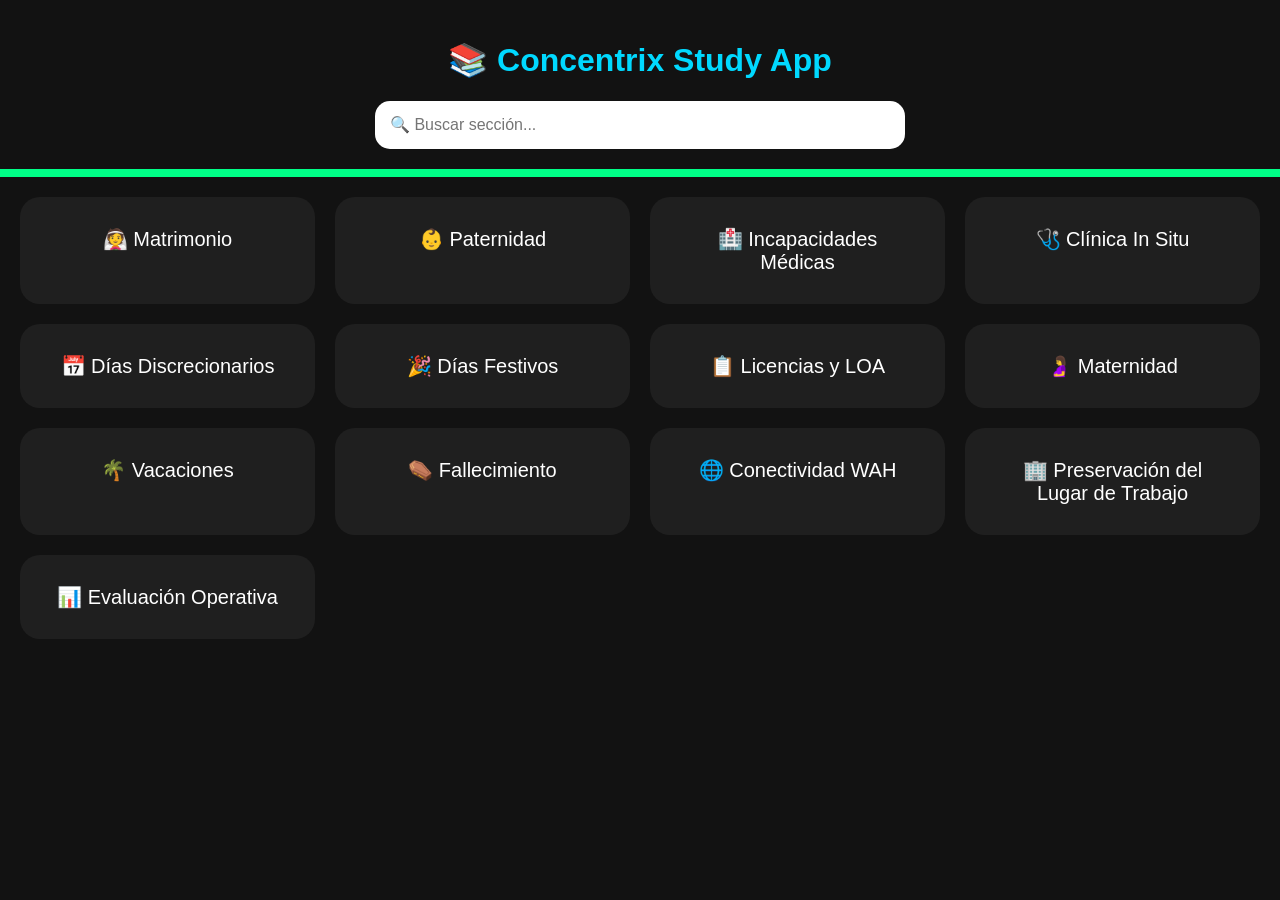
<file: index.html>
<!DOCTYPE html>
<html lang="es">
<head>
<meta charset="UTF-8">
<meta name="viewport" content="width=device-width, initial-scale=1.0">

<title>Concentrix Study App</title>

<link rel="stylesheet" href="style.css">

</head>
<body>

<header>

<h1>📚 Concentrix Study App</h1>

<input
type="text"
id="searchInput"
placeholder="🔍 Buscar sección..."
onkeyup="searchCards()">

</header>

<div class="progress-container">
<div class="progress-bar"></div>
</div>

<div class="container">

<a class="card" href="matrimonio.html">
👰 Matrimonio
</a>

<a class="card" href="paternidad.html">
👶 Paternidad
</a>

<a class="card" href="incapacidades.html">
🏥 Incapacidades Médicas
</a>

<a class="card" href="clinica.html">
🩺 Clínica In Situ
</a>

<a class="card" href="dias-discrecionarios.html">
📅 Días Discrecionarios
</a>

<a class="card" href="festivos.html">
🎉 Días Festivos
</a>

<a class="card" href="licencias-loa.html">
📋 Licencias y LOA
</a>

<a class="card" href="maternidad.html">
🤰 Maternidad
</a>

<a class="card" href="vacaciones.html">
🌴 Vacaciones
</a>

<a class="card" href="fallecimiento.html">
⚰️ Fallecimiento
</a>

<a class="card" href="conectividad-wah.html">
🌐 Conectividad WAH
</a>

<a class="card" href="preservacion.html">
🏢 Preservación del Lugar de Trabajo
</a>

<a class="card" href="evaluacion-operativa.html">
📊 Evaluación Operativa
</a>

</div>

<script src="script.js"></script>

</body>
</html>
</file>
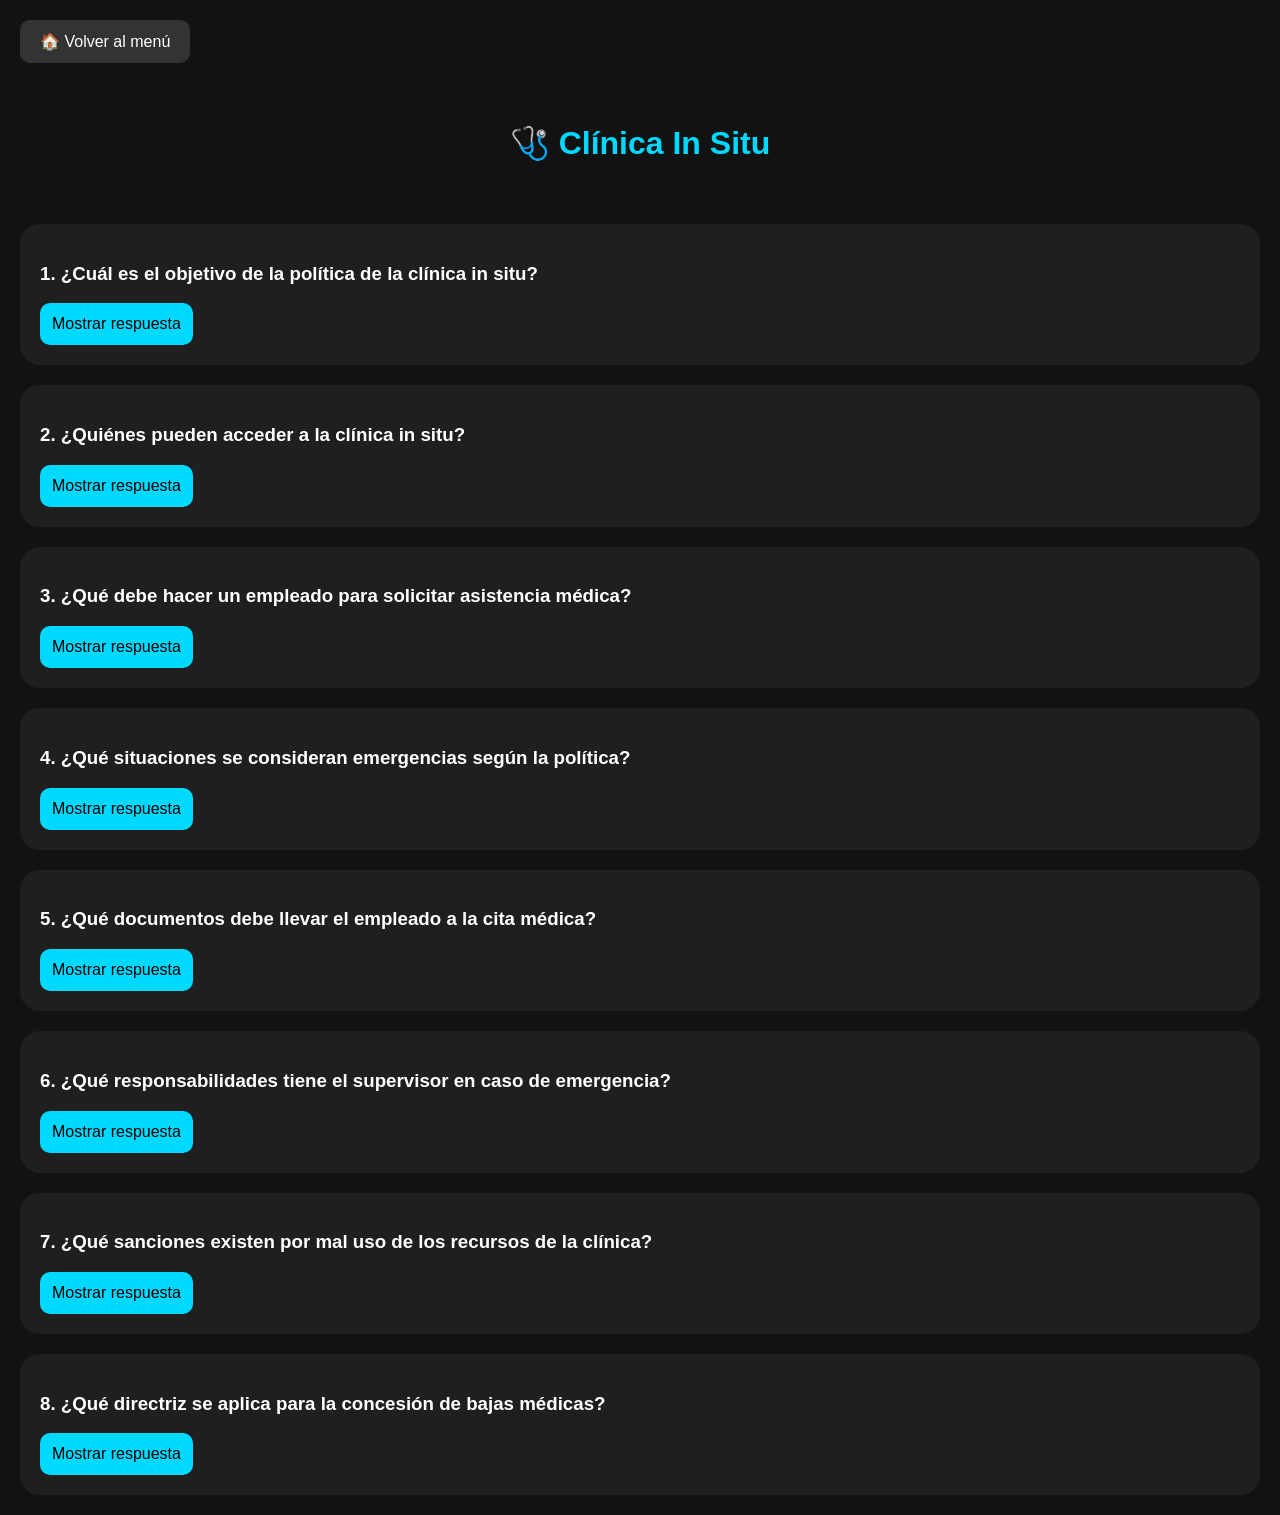
<file: clinica.html>
<!DOCTYPE html>
<html lang="es">
<head>
<meta charset="UTF-8">
<meta name="viewport" content="width=device-width, initial-scale=1.0">
<title>Clínica In Situ</title>

<link rel="stylesheet" href="style.css">

<style>
.question{
background:#1f1f1f;
padding:20px;
margin:20px;
border-radius:20px;
}

button{
background:#00d9ff;
color:black;
border:none;
padding:12px;
border-radius:10px;
cursor:pointer;
font-size:16px;
}

.answer{
display:none;
margin-top:15px;
color:#00ff88;
font-weight:bold;
}

.back{
display:inline-block;
margin:20px;
text-decoration:none;
color:white;
background:#333;
padding:12px 20px;
border-radius:10px;
}

h1{
text-align:center;
}
</style>

</head>
<body>

<a class="back" href="index.html">🏠 Volver al menú</a>

<header>
<h1>🩺 Clínica In Situ</h1>
</header>

<div class="question">
<h3>1. ¿Cuál es el objetivo de la política de la clínica in situ?</h3>
<button onclick="toggleAnswer('a1')">Mostrar respuesta</button>
<div class="answer" id="a1">
✅ a) Proporcionar atención médica a empleados
</div>
</div>

<div class="question">
<h3>2. ¿Quiénes pueden acceder a la clínica in situ?</h3>
<button onclick="toggleAnswer('a2')">Mostrar respuesta</button>
<div class="answer" id="a2">
✅ a) Todos los empleados de Concentrix Global Services
</div>
</div>

<div class="question">
<h3>3. ¿Qué debe hacer un empleado para solicitar asistencia médica?</h3>
<button onclick="toggleAnswer('a3')">Mostrar respuesta</button>
<div class="answer" id="a3">
✅ a) Informar al supervisor y solicitar cita
</div>
</div>

<div class="question">
<h3>4. ¿Qué situaciones se consideran emergencias según la política?</h3>
<button onclick="toggleAnswer('a4')">Mostrar respuesta</button>
<div class="answer" id="a4">
✅ a) Fiebre alta, convulsiones, cortes con sangrado abundante
</div>
</div>

<div class="question">
<h3>5. ¿Qué documentos debe llevar el empleado a la cita médica?</h3>
<button onclick="toggleAnswer('a5')">Mostrar respuesta</button>
<div class="answer" id="a5">
✅ a) DUI válido y copia
</div>
</div>

<div class="question">
<h3>6. ¿Qué responsabilidades tiene el supervisor en caso de emergencia?</h3>
<button onclick="toggleAnswer('a6')">Mostrar respuesta</button>
<div class="answer" id="a6">
✅ a) Contactar clínica y seguridad
</div>
</div>

<div class="question">
<h3>7. ¿Qué sanciones existen por mal uso de los recursos de la clínica?</h3>
<button onclick="toggleAnswer('a7')">Mostrar respuesta</button>
<div class="answer" id="a7">
✅ a) Sanciones disciplinarias hasta despido
</div>
</div>

<div class="question">
<h3>8. ¿Qué directriz se aplica para la concesión de bajas médicas?</h3>
<button onclick="toggleAnswer('a8')">Mostrar respuesta</button>
<div class="answer" id="a8">
✅ a) Directriz ISSS
</div>
</div>

<script>
function toggleAnswer(id){

let answer=document.getElementById(id);

if(answer.style.display==="block"){
answer.style.display="none";
}
else{
answer.style.display="block";
}

}
</script>

</body>
</html>
</file>
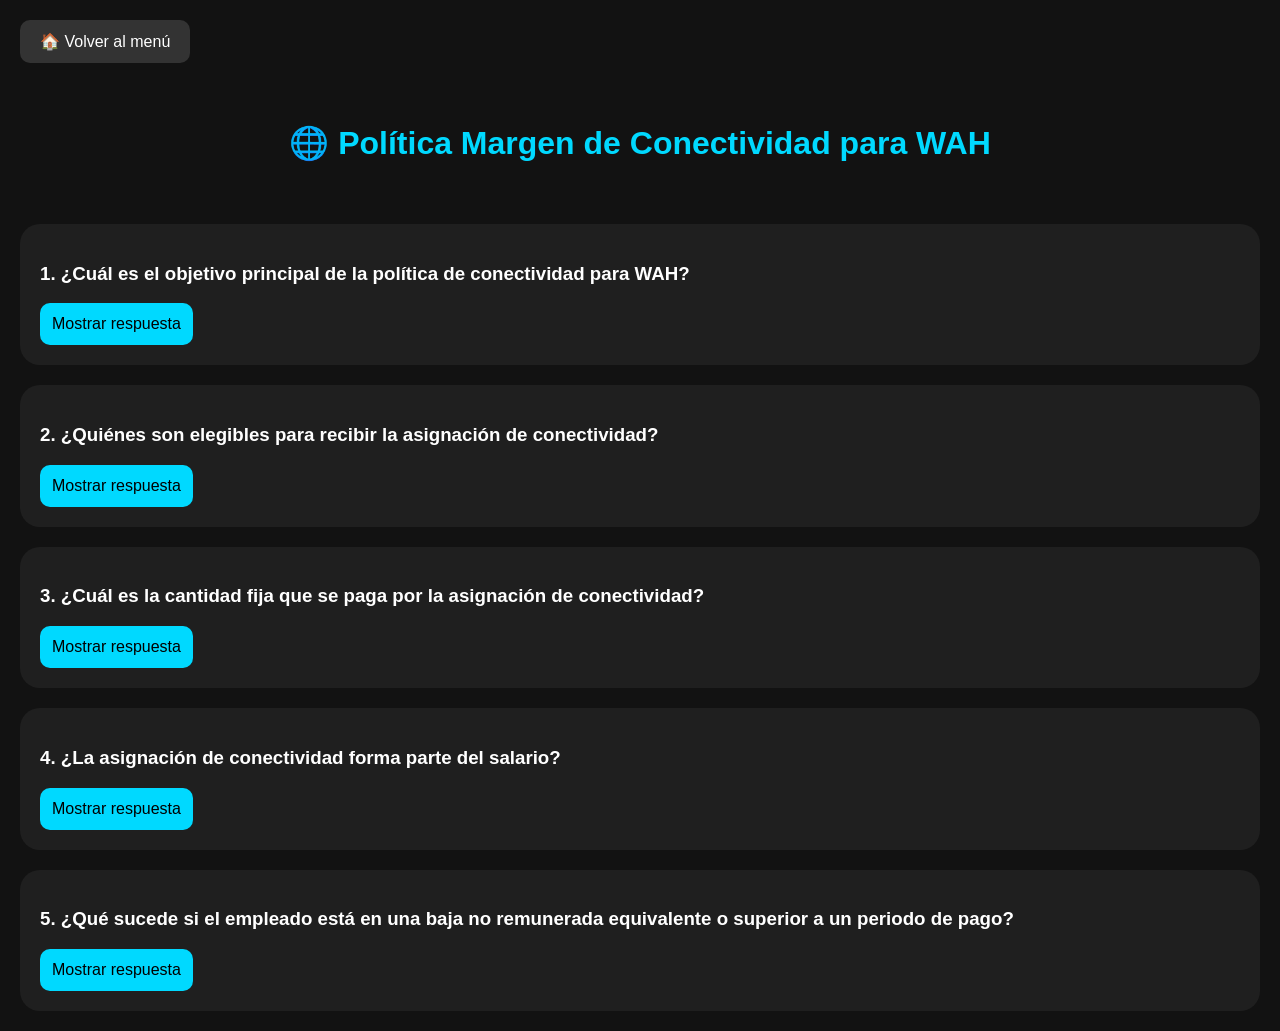
<file: conectividad-wah.html>
<!DOCTYPE html>
<html lang="es">
<head>
<meta charset="UTF-8">
<meta name="viewport" content="width=device-width, initial-scale=1.0">
<title>Conectividad WAH</title>

<link rel="stylesheet" href="style.css">

<style>

.question{
background:#1f1f1f;
padding:20px;
margin:20px;
border-radius:20px;
}

button{
background:#00d9ff;
color:black;
border:none;
padding:12px;
border-radius:10px;
cursor:pointer;
font-size:16px;
}

.answer{
display:none;
margin-top:15px;
color:#00ff88;
font-weight:bold;
}

.back{
display:inline-block;
margin:20px;
text-decoration:none;
color:white;
background:#333;
padding:12px 20px;
border-radius:10px;
}

h1{
text-align:center;
}

</style>

</head>
<body>

<a class="back" href="index.html">
🏠 Volver al menú
</a>

<header>
<h1>🌐 Política Margen de Conectividad para WAH</h1>
</header>

<div class="question">
<h3>1. ¿Cuál es el objetivo principal de la política de conectividad para WAH?</h3>

<button onclick="toggleAnswer('a1')">
Mostrar respuesta
</button>

<div class="answer" id="a1">
✅ a) Cubrir el coste de la conectividad doméstica para personal que trabaja desde casa
</div>

</div>


<div class="question">
<h3>2. ¿Quiénes son elegibles para recibir la asignación de conectividad?</h3>

<button onclick="toggleAnswer('a2')">
Mostrar respuesta
</button>

<div class="answer" id="a2">
✅ b) Asesores, líderes de equipo, formadores y aprendices que trabajan desde casa por necesidades del negocio
</div>

</div>


<div class="question">
<h3>3. ¿Cuál es la cantidad fija que se paga por la asignación de conectividad?</h3>

<button onclick="toggleAnswer('a3')">
Mostrar respuesta
</button>

<div class="answer" id="a3">
✅ b) $28 USD
</div>

</div>


<div class="question">
<h3>4. ¿La asignación de conectividad forma parte del salario?</h3>

<button onclick="toggleAnswer('a4')">
Mostrar respuesta
</button>

<div class="answer" id="a4">
✅ b) No, es mera liberalidad
</div>

</div>


<div class="question">
<h3>5. ¿Qué sucede si el empleado está en una baja no remunerada equivalente o superior a un periodo de pago?</h3>

<button onclick="toggleAnswer('a5')">
Mostrar respuesta
</button>

<div class="answer" id="a5">
✅ b) No recibe el bono de conectividad
</div>

</div>


<script>

function toggleAnswer(id){

let answer=document.getElementById(id);

if(answer.style.display==="block"){
answer.style.display="none";
}
else{
answer.style.display="block";
}

}

</script>

</body>
</html>
</file>
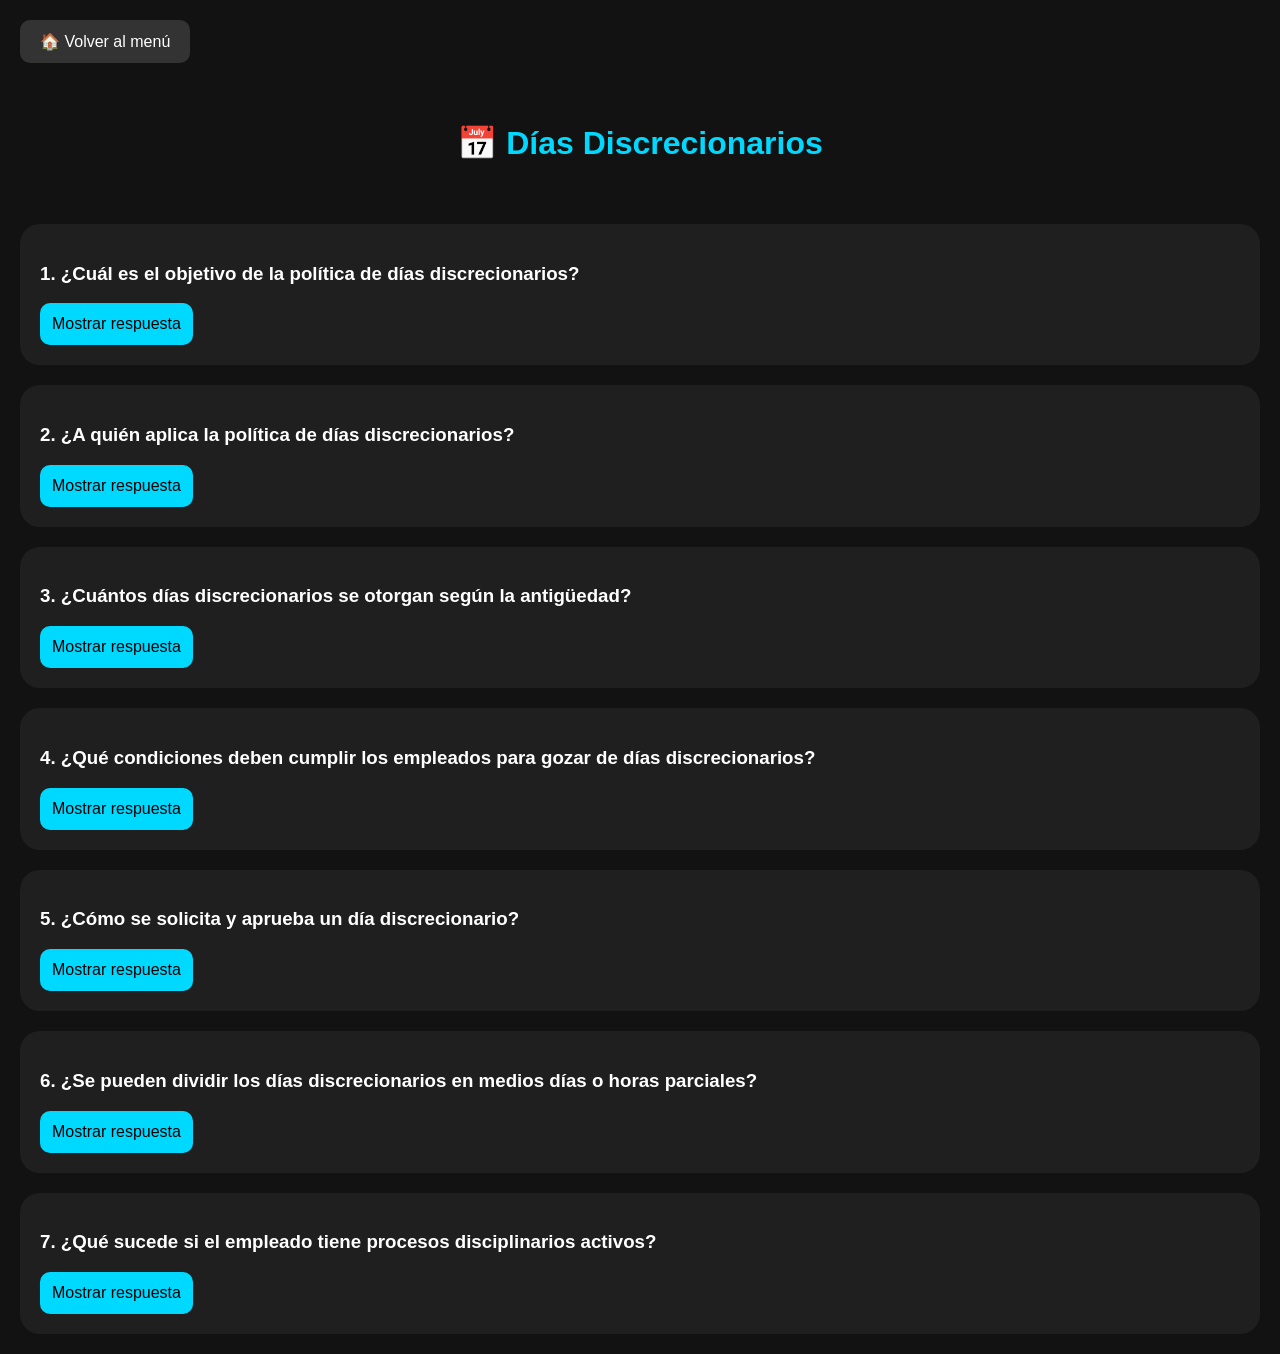
<file: dias-discrecionarios.html>
<!DOCTYPE html>
<html lang="es">
<head>
<meta charset="UTF-8">
<meta name="viewport" content="width=device-width, initial-scale=1.0">
<title>Días Discrecionarios</title>

<link rel="stylesheet" href="style.css">

<style>

.question{
background:#1f1f1f;
padding:20px;
margin:20px;
border-radius:20px;
}

button{
background:#00d9ff;
color:black;
border:none;
padding:12px;
border-radius:10px;
cursor:pointer;
font-size:16px;
}

.answer{
display:none;
margin-top:15px;
color:#00ff88;
font-weight:bold;
}

.back{
display:inline-block;
margin:20px;
text-decoration:none;
color:white;
background:#333;
padding:12px 20px;
border-radius:10px;
}

h1{
text-align:center;
}

</style>

</head>
<body>

<a class="back" href="index.html">
🏠 Volver al menú
</a>

<header>
<h1>📅 Días Discrecionarios</h1>
</header>

<div class="question">
<h3>1. ¿Cuál es el objetivo de la política de días discrecionarios?</h3>
<button onclick="toggleAnswer('a1')">Mostrar respuesta</button>
<div class="answer" id="a1">
✅ a) Definir el beneficio de días libres para tiempo personal
</div>
</div>

<div class="question">
<h3>2. ¿A quién aplica la política de días discrecionarios?</h3>
<button onclick="toggleAnswer('a2')">Mostrar respuesta</button>
<div class="answer" id="a2">
✅ a) Todos los empleados de Concentrix
</div>
</div>

<div class="question">
<h3>3. ¿Cuántos días discrecionarios se otorgan según la antigüedad?</h3>
<button onclick="toggleAnswer('a3')">Mostrar respuesta</button>
<div class="answer" id="a3">
✅ a) 1 a 5 días según años de servicio
</div>
</div>

<div class="question">
<h3>4. ¿Qué condiciones deben cumplir los empleados para gozar de días discrecionarios?</h3>
<button onclick="toggleAnswer('a4')">Mostrar respuesta</button>
<div class="answer" id="a4">
✅ a) Estar libres de procesos disciplinarios
</div>
</div>

<div class="question">
<h3>5. ¿Cómo se solicita y aprueba un día discrecionario?</h3>
<button onclick="toggleAnswer('a5')">Mostrar respuesta</button>
<div class="answer" id="a5">
✅ a) Confirmar con supervisor y Workforce al menos cinco días antes
</div>
</div>

<div class="question">
<h3>6. ¿Se pueden dividir los días discrecionarios en medios días o horas parciales?</h3>
<button onclick="toggleAnswer('a6')">Mostrar respuesta</button>
<div class="answer" id="a6">
✅ a) No
</div>
</div>

<div class="question">
<h3>7. ¿Qué sucede si el empleado tiene procesos disciplinarios activos?</h3>
<button onclick="toggleAnswer('a7')">Mostrar respuesta</button>
<div class="answer" id="a7">
✅ a) No puede gozar días discrecionarios
</div>
</div>

<script>

function toggleAnswer(id){

let answer=document.getElementById(id);

if(answer.style.display==="block"){
answer.style.display="none";
}
else{
answer.style.display="block";
}

}

</script>

</body>
</html>
</file>
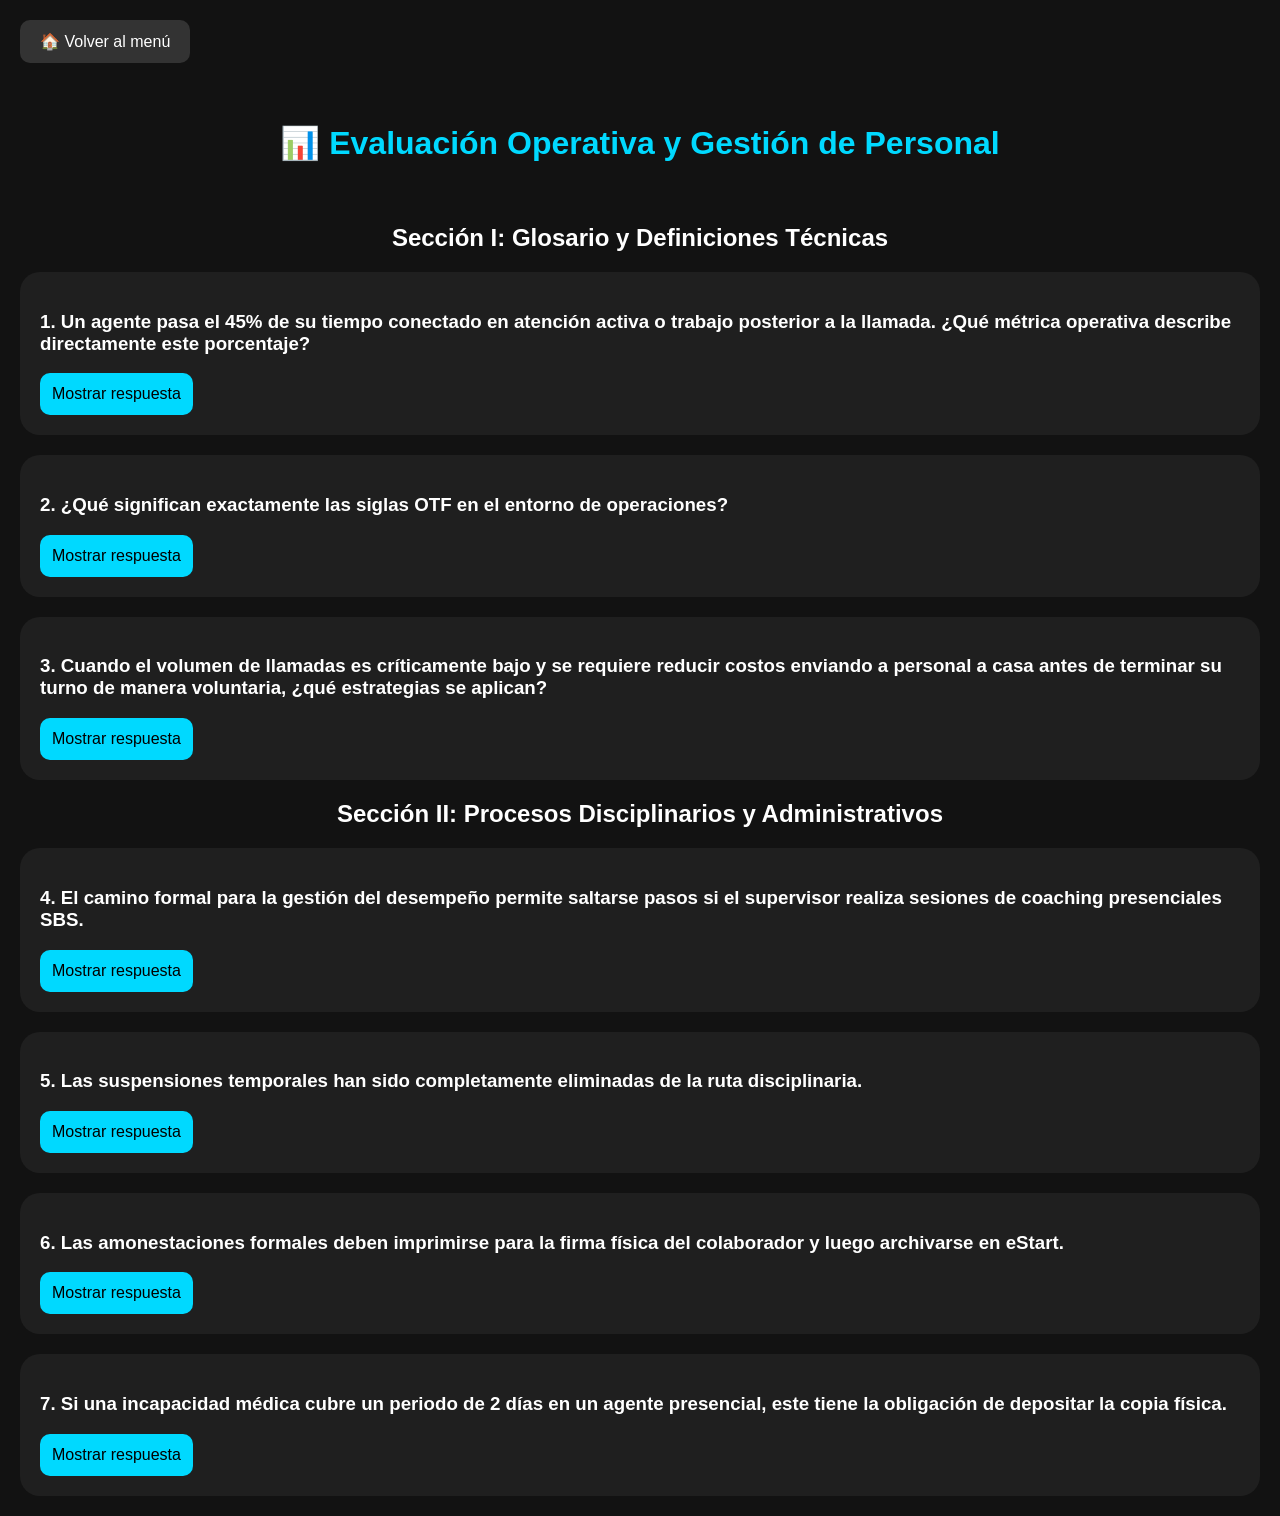
<file: evaluacion-operativa.html>
<!DOCTYPE html>
<html lang="es">
<head>
<meta charset="UTF-8">
<meta name="viewport" content="width=device-width, initial-scale=1.0">
<title>Evaluación Operativa y Gestión de Personal</title>

<link rel="stylesheet" href="style.css">

<style>

.question{
background:#1f1f1f;
padding:20px;
margin:20px;
border-radius:20px;
}

button{
background:#00d9ff;
color:black;
border:none;
padding:12px;
border-radius:10px;
cursor:pointer;
font-size:16px;
}

.answer{
display:none;
margin-top:15px;
color:#00ff88;
font-weight:bold;
}

.back{
display:inline-block;
margin:20px;
text-decoration:none;
color:white;
background:#333;
padding:12px 20px;
border-radius:10px;
}

h1,h2{
text-align:center;
}

</style>

</head>
<body>

<a class="back" href="index.html">
🏠 Volver al menú
</a>

<header>
<h1>📊 Evaluación Operativa y Gestión de Personal</h1>
</header>

<h2>Sección I: Glosario y Definiciones Técnicas</h2>

<div class="question">

<h3>
1. Un agente pasa el 45% de su tiempo conectado en atención activa o trabajo posterior a la llamada. ¿Qué métrica operativa describe directamente este porcentaje?
</h3>

<button onclick="toggleAnswer('a1')">
Mostrar respuesta
</button>

<div class="answer" id="a1">
✅ b) Occupancy (OCC)
</div>

</div>

<div class="question">

<h3>
2. ¿Qué significan exactamente las siglas OTF en el entorno de operaciones?
</h3>

<button onclick="toggleAnswer('a2')">
Mostrar respuesta
</button>

<div class="answer" id="a2">
✅ c) Offer to Forecast
</div>

</div>

<div class="question">

<h3>
3. Cuando el volumen de llamadas es críticamente bajo y se requiere reducir costos enviando a personal a casa antes de terminar su turno de manera voluntaria, ¿qué estrategias se aplican?
</h3>

<button onclick="toggleAnswer('a3')">
Mostrar respuesta
</button>

<div class="answer" id="a3">
✅ d) Programas VGH o VTO
</div>

</div>


<h2>Sección II: Procesos Disciplinarios y Administrativos</h2>

<div class="question">

<h3>
4. El camino formal para la gestión del desempeño permite saltarse pasos si el supervisor realiza sesiones de coaching presenciales SBS.
</h3>

<button onclick="toggleAnswer('a4')">
Mostrar respuesta
</button>

<div class="answer" id="a4">
✅ b) Falso
</div>

</div>


<div class="question">

<h3>
5. Las suspensiones temporales han sido completamente eliminadas de la ruta disciplinaria.
</h3>

<button onclick="toggleAnswer('a5')">
Mostrar respuesta
</button>

<div class="answer" id="a5">
✅ b) Falso
</div>

</div>


<div class="question">

<h3>
6. Las amonestaciones formales deben imprimirse para la firma física del colaborador y luego archivarse en eStart.
</h3>

<button onclick="toggleAnswer('a6')">
Mostrar respuesta
</button>

<div class="answer" id="a6">
✅ b) Falso
</div>

</div>


<div class="question">

<h3>
7. Si una incapacidad médica cubre un periodo de 2 días en un agente presencial, este tiene la obligación de depositar la copia física.
</h3>

<button onclick="toggleAnswer('a7')">
Mostrar respuesta
</button>

<div class="answer" id="a7">
✅ b) Falso
</div>

</div>


<script>

function toggleAnswer(id){

let answer=document.getElementById(id);

if(answer.style.display==="block"){
answer.style.display="none";
}
else{
answer.style.display="block";
}

}

</script>

</body>
</html>
</file>
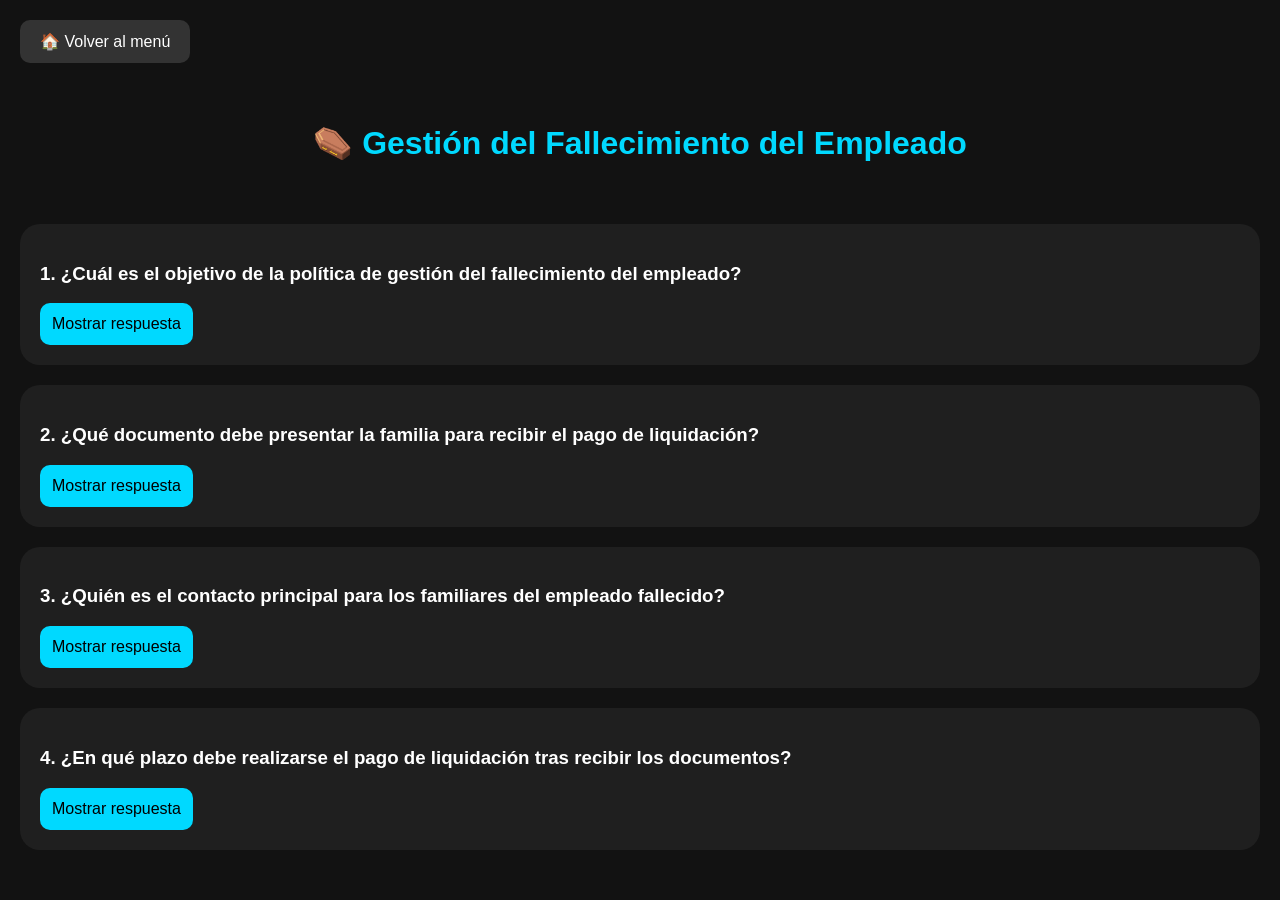
<file: fallecimiento.html>
<!DOCTYPE html>
<html lang="es">
<head>
<meta charset="UTF-8">
<meta name="viewport" content="width=device-width, initial-scale=1.0">
<title>Gestión del Fallecimiento del Empleado</title>

<link rel="stylesheet" href="style.css">

<style>

.question{
background:#1f1f1f;
padding:20px;
margin:20px;
border-radius:20px;
}

button{
background:#00d9ff;
color:black;
border:none;
padding:12px;
border-radius:10px;
cursor:pointer;
font-size:16px;
}

.answer{
display:none;
margin-top:15px;
color:#00ff88;
font-weight:bold;
}

.back{
display:inline-block;
margin:20px;
text-decoration:none;
color:white;
background:#333;
padding:12px 20px;
border-radius:10px;
}

h1{
text-align:center;
}

</style>

</head>
<body>

<a class="back" href="index.html">
🏠 Volver al menú
</a>

<header>
<h1>⚰️ Gestión del Fallecimiento del Empleado</h1>
</header>

<div class="question">
<h3>1. ¿Cuál es el objetivo de la política de gestión del fallecimiento del empleado?</h3>

<button onclick="toggleAnswer('a1')">
Mostrar respuesta
</button>

<div class="answer" id="a1">
✅ b) Definir requisitos y disposiciones en caso de fallecimiento de un empleado
</div>

</div>


<div class="question">
<h3>2. ¿Qué documento debe presentar la familia para recibir el pago de liquidación?</h3>

<button onclick="toggleAnswer('a2')">
Mostrar respuesta
</button>

<div class="answer" id="a2">
✅ b) Certificado de defunción
</div>

</div>


<div class="question">
<h3>3. ¿Quién es el contacto principal para los familiares del empleado fallecido?</h3>

<button onclick="toggleAnswer('a3')">
Mostrar respuesta
</button>

<div class="answer" id="a3">
✅ b) HRBP (Socio de Negocios de Talento Humano)
</div>

</div>


<div class="question">
<h3>4. ¿En qué plazo debe realizarse el pago de liquidación tras recibir los documentos?</h3>

<button onclick="toggleAnswer('a4')">
Mostrar respuesta
</button>

<div class="answer" id="a4">
✅ b) 15 días
</div>

</div>


<script>

function toggleAnswer(id){

let answer=document.getElementById(id);

if(answer.style.display==="block"){
answer.style.display="none";
}
else{
answer.style.display="block";
}

}

</script>

</body>
</html>
</file>
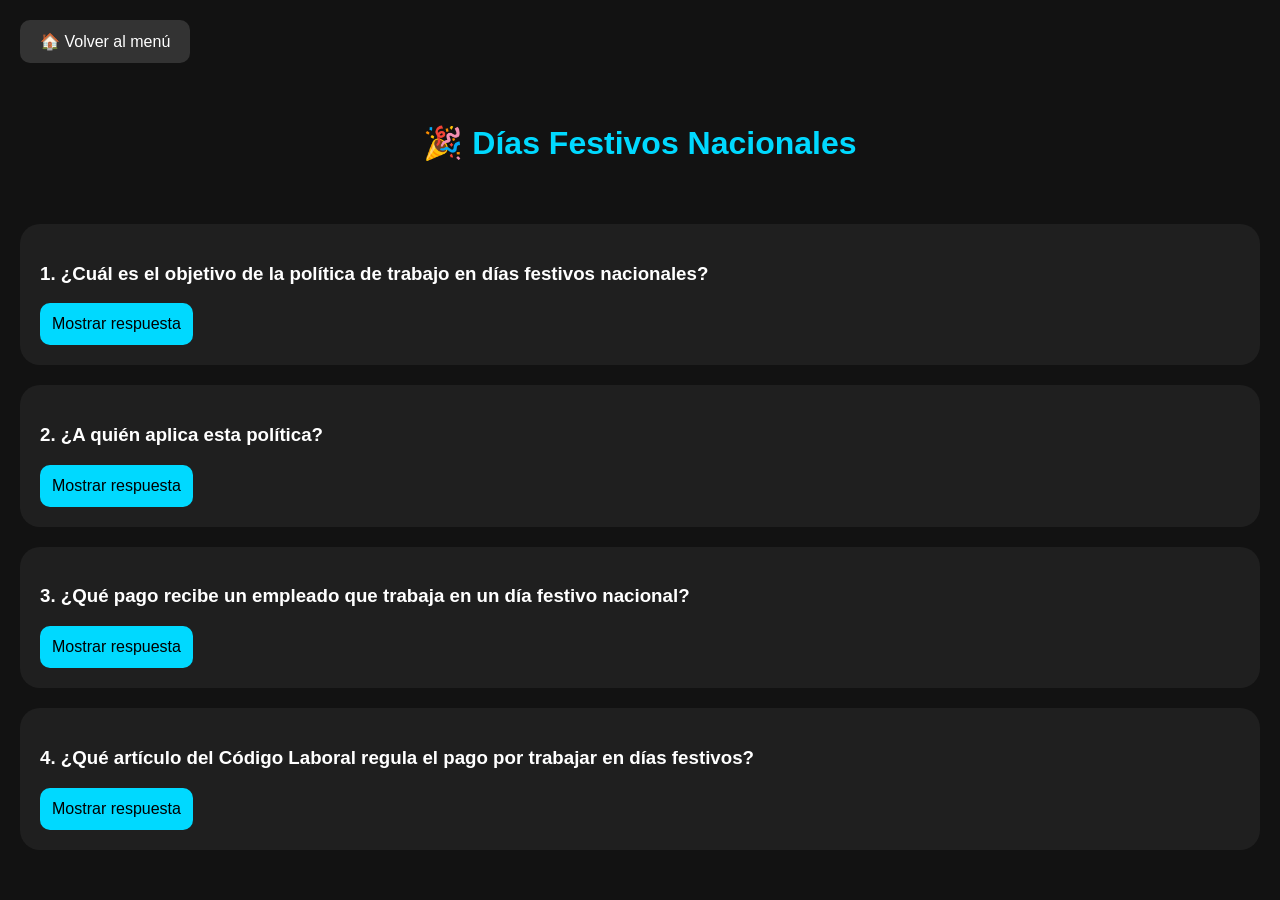
<file: festivos.html>
<!DOCTYPE html>
<html lang="es">
<head>
<meta charset="UTF-8">
<meta name="viewport" content="width=device-width, initial-scale=1.0">
<title>Días Festivos Nacionales</title>

<link rel="stylesheet" href="style.css">

<style>

.question{
background:#1f1f1f;
padding:20px;
margin:20px;
border-radius:20px;
}

button{
background:#00d9ff;
color:black;
border:none;
padding:12px;
border-radius:10px;
cursor:pointer;
font-size:16px;
}

.answer{
display:none;
margin-top:15px;
color:#00ff88;
font-weight:bold;
}

.back{
display:inline-block;
margin:20px;
text-decoration:none;
color:white;
background:#333;
padding:12px 20px;
border-radius:10px;
}

h1{
text-align:center;
}

</style>

</head>
<body>

<a class="back" href="index.html">
🏠 Volver al menú
</a>

<header>
<h1>🎉 Días Festivos Nacionales</h1>
</header>

<div class="question">
<h3>1. ¿Cuál es el objetivo de la política de trabajo en días festivos nacionales?</h3>
<button onclick="toggleAnswer('a1')">Mostrar respuesta</button>
<div class="answer" id="a1">
✅ a) Definir los pagos por trabajar en un día festivo nacional
</div>
</div>

<div class="question">
<h3>2. ¿A quién aplica esta política?</h3>
<button onclick="toggleAnswer('a2')">Mostrar respuesta</button>
<div class="answer" id="a2">
✅ b) Todos los empleados en El Salvador
</div>
</div>

<div class="question">
<h3>3. ¿Qué pago recibe un empleado que trabaja en un día festivo nacional?</h3>
<button onclick="toggleAnswer('a3')">Mostrar respuesta</button>
<div class="answer" id="a3">
✅ b) Salario base + 100% adicional
</div>
</div>

<div class="question">
<h3>4. ¿Qué artículo del Código Laboral regula el pago por trabajar en días festivos?</h3>
<button onclick="toggleAnswer('a4')">Mostrar respuesta</button>
<div class="answer" id="a4">
✅ b) Artículo 192
</div>
</div>

<script>

function toggleAnswer(id){

let answer=document.getElementById(id);

if(answer.style.display==="block"){
answer.style.display="none";
}
else{
answer.style.display="block";
}

}

</script>

</body>
</html>
</file>
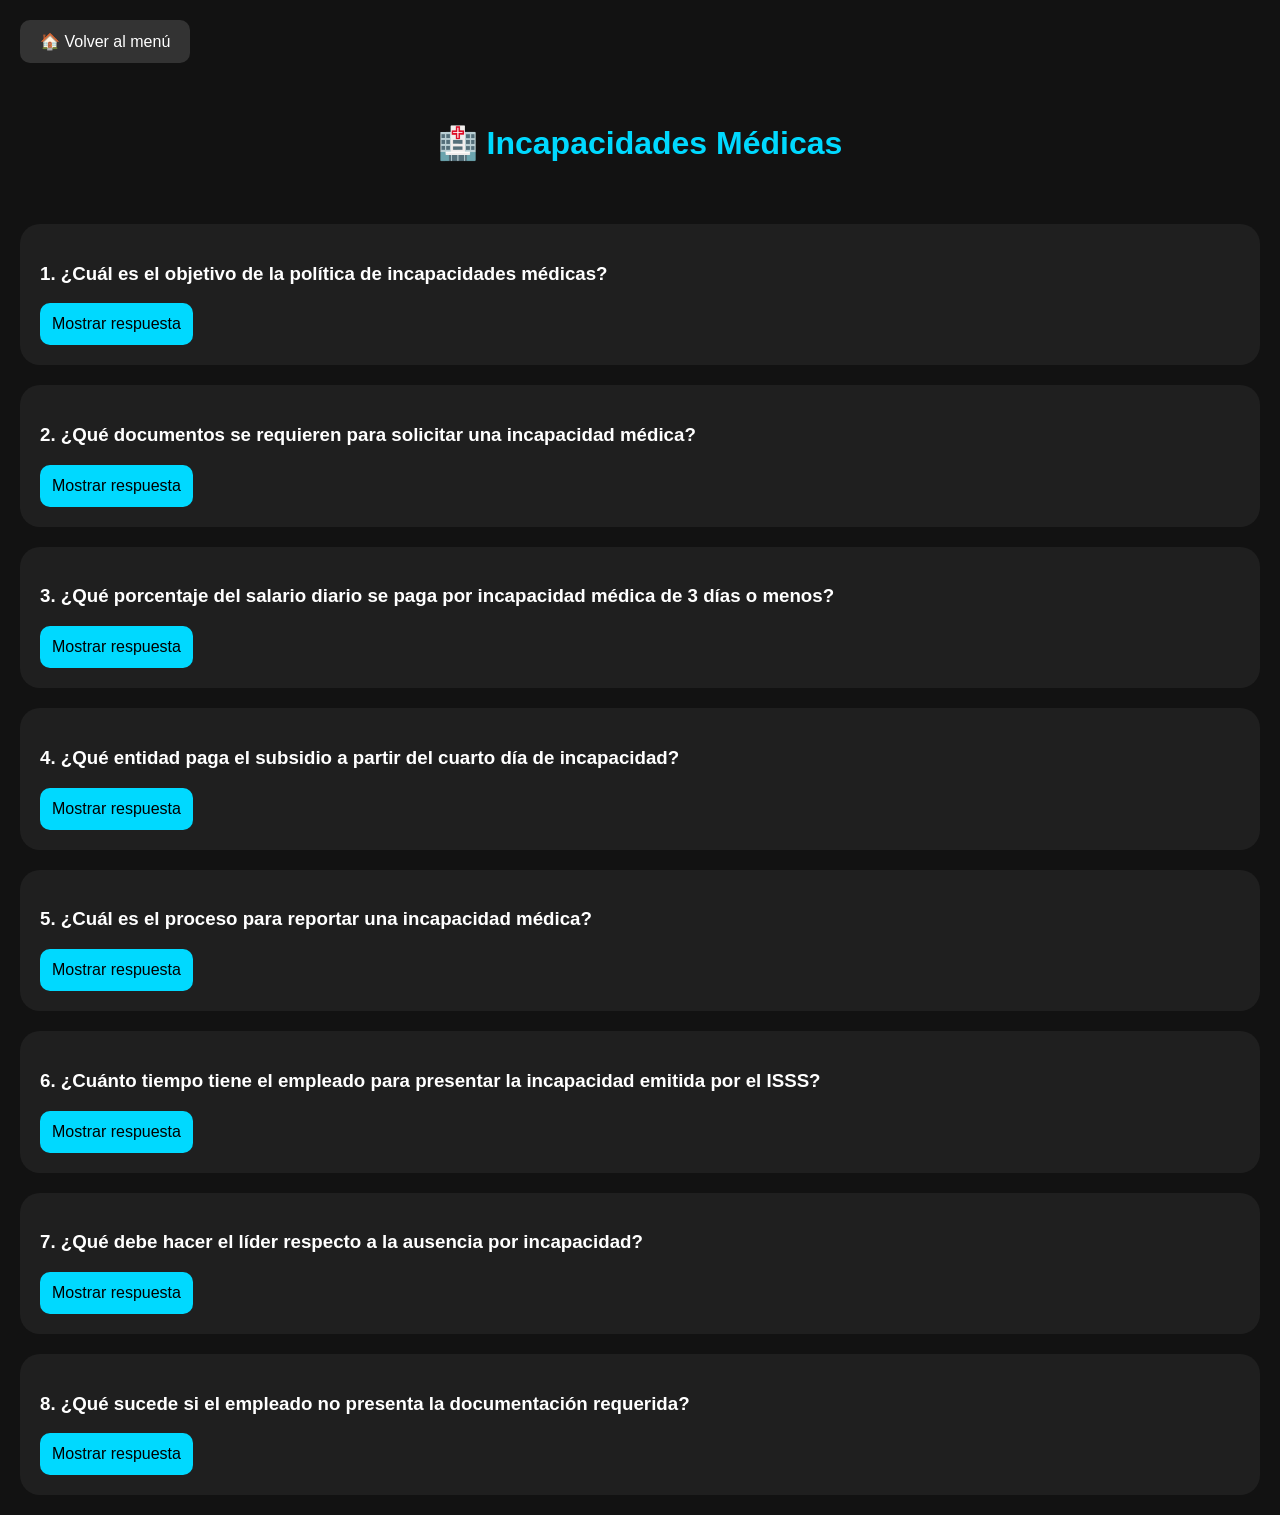
<file: incapacidades.html>
<!DOCTYPE html>
<html lang="es">
<head>
<meta charset="UTF-8">
<meta name="viewport" content="width=device-width, initial-scale=1.0">
<title>Incapacidades Médicas</title>

<link rel="stylesheet" href="style.css">

<style>

.question{
background:#1f1f1f;
padding:20px;
margin:20px;
border-radius:20px;
}

button{
background:#00d9ff;
color:black;
border:none;
padding:12px;
border-radius:10px;
cursor:pointer;
font-size:16px;
}

.answer{
display:none;
margin-top:15px;
color:#00ff88;
font-weight:bold;
}

.back{
display:inline-block;
margin:20px;
text-decoration:none;
color:white;
background:#333;
padding:12px 20px;
border-radius:10px;
}

h1{
text-align:center;
}

</style>

</head>
<body>

<a class="back" href="index.html">
🏠 Volver al menú
</a>

<header>
<h1>🏥 Incapacidades Médicas</h1>
</header>

<div class="question">
<h3>1. ¿Cuál es el objetivo de la política de incapacidades médicas?</h3>
<button onclick="toggleAnswer('a1')">Mostrar respuesta</button>
<div class="answer" id="a1">
✅ a) Definir la gestión y pago por incapacidad médica
</div>
</div>

<div class="question">
<h3>2. ¿Qué documentos se requieren para solicitar una incapacidad médica?</h3>
<button onclick="toggleAnswer('a2')">Mostrar respuesta</button>
<div class="answer" id="a2">
✅ b) Notificación de incapacidad por ISSS o médico privado
</div>
</div>

<div class="question">
<h3>3. ¿Qué porcentaje del salario diario se paga por incapacidad médica de 3 días o menos?</h3>
<button onclick="toggleAnswer('a3')">Mostrar respuesta</button>
<div class="answer" id="a3">
✅ b) 75%
</div>
</div>

<div class="question">
<h3>4. ¿Qué entidad paga el subsidio a partir del cuarto día de incapacidad?</h3>
<button onclick="toggleAnswer('a4')">Mostrar respuesta</button>
<div class="answer" id="a4">
✅ b) ISSS
</div>
</div>

<div class="question">
<h3>5. ¿Cuál es el proceso para reportar una incapacidad médica?</h3>
<button onclick="toggleAnswer('a5')">Mostrar respuesta</button>
<div class="answer" id="a5">
✅ a) Enviar correo al líder y adjuntar certificado médico
</div>
</div>

<div class="question">
<h3>6. ¿Cuánto tiempo tiene el empleado para presentar la incapacidad emitida por el ISSS?</h3>
<button onclick="toggleAnswer('a6')">Mostrar respuesta</button>
<div class="answer" id="a6">
✅ c) 72 horas
</div>
</div>

<div class="question">
<h3>7. ¿Qué debe hacer el líder respecto a la ausencia por incapacidad?</h3>
<button onclick="toggleAnswer('a7')">Mostrar respuesta</button>
<div class="answer" id="a7">
✅ a) Codificar la ausencia en eStart
</div>
</div>

<div class="question">
<h3>8. ¿Qué sucede si el empleado no presenta la documentación requerida?</h3>
<button onclick="toggleAnswer('a8')">Mostrar respuesta</button>
<div class="answer" id="a8">
✅ b) Se activa proceso disciplinario
</div>
</div>

<script>

function toggleAnswer(id){

let answer=document.getElementById(id);

if(answer.style.display==="block"){
answer.style.display="none";
}
else{
answer.style.display="block";
}

}

</script>

</body>
</html>
</file>
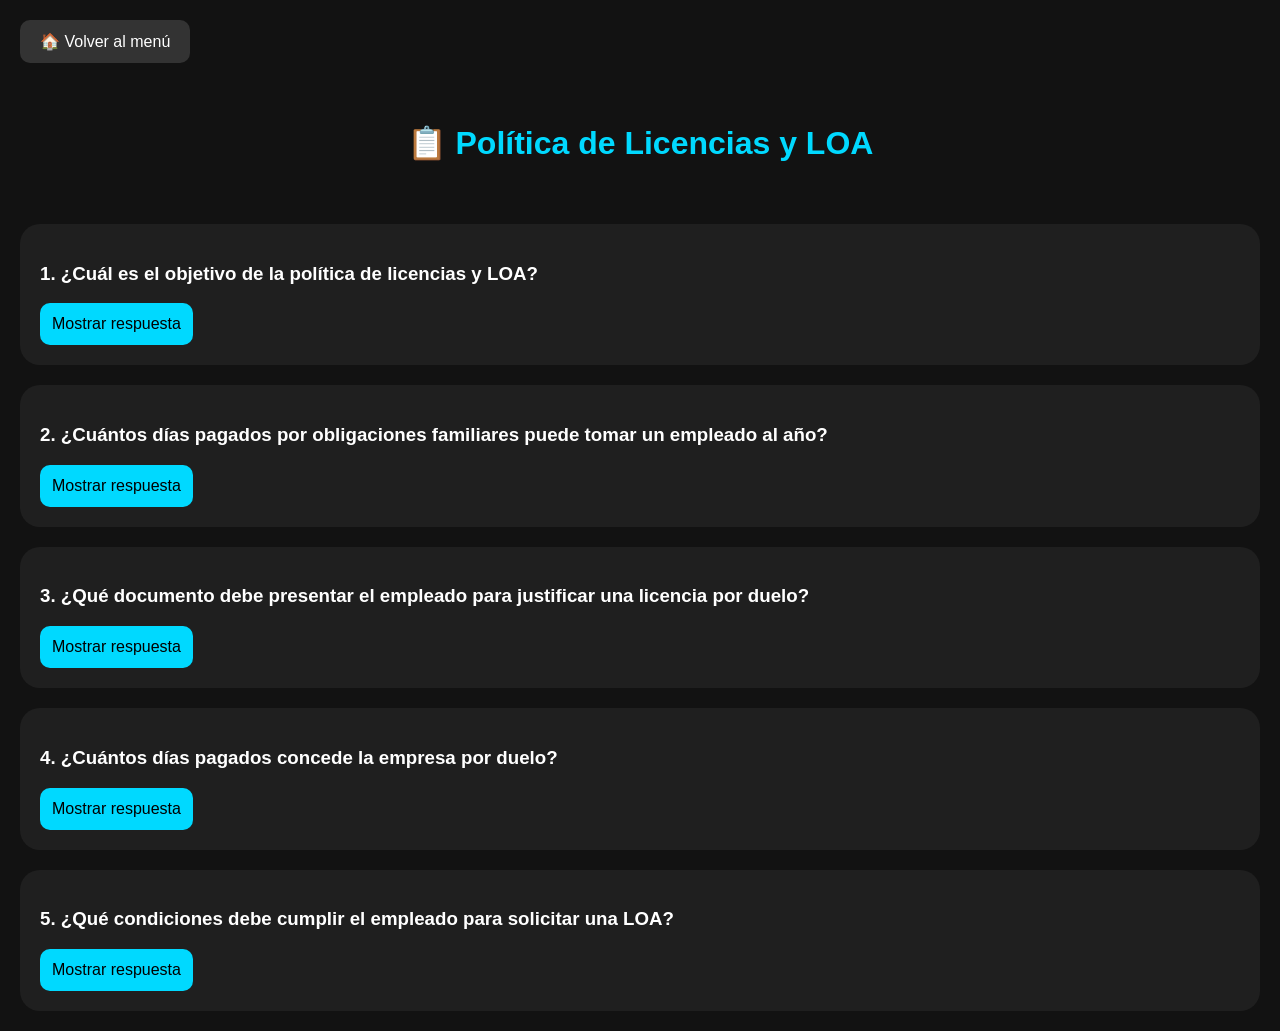
<file: licencias-loa.html>
<!DOCTYPE html>
<html lang="es">
<head>
<meta charset="UTF-8">
<meta name="viewport" content="width=device-width, initial-scale=1.0">
<title>Licencias y LOA</title>

<link rel="stylesheet" href="style.css">

<style>

.question{
background:#1f1f1f;
padding:20px;
margin:20px;
border-radius:20px;
}

button{
background:#00d9ff;
color:black;
border:none;
padding:12px;
border-radius:10px;
cursor:pointer;
font-size:16px;
}

.answer{
display:none;
margin-top:15px;
color:#00ff88;
font-weight:bold;
}

.back{
display:inline-block;
margin:20px;
text-decoration:none;
color:white;
background:#333;
padding:12px 20px;
border-radius:10px;
}

h1{
text-align:center;
}

</style>

</head>
<body>

<a class="back" href="index.html">
🏠 Volver al menú
</a>

<header>
<h1>📋 Política de Licencias y LOA</h1>
</header>

<div class="question">
<h3>1. ¿Cuál es el objetivo de la política de licencias y LOA?</h3>

<button onclick="toggleAnswer('a1')">
Mostrar respuesta
</button>

<div class="answer" id="a1">
✅ b) Ofrecer una visión general sobre permisos y ausencias
</div>

</div>


<div class="question">
<h3>2. ¿Cuántos días pagados por obligaciones familiares puede tomar un empleado al año?</h3>

<button onclick="toggleAnswer('a2')">
Mostrar respuesta
</button>

<div class="answer" id="a2">
✅ c) 15 días
</div>

</div>


<div class="question">
<h3>3. ¿Qué documento debe presentar el empleado para justificar una licencia por duelo?</h3>

<button onclick="toggleAnswer('a3')">
Mostrar respuesta
</button>

<div class="answer" id="a3">
✅ b) Certificado de defunción
</div>

</div>


<div class="question">
<h3>4. ¿Cuántos días pagados concede la empresa por duelo?</h3>

<button onclick="toggleAnswer('a4')">
Mostrar respuesta
</button>

<div class="answer" id="a4">
✅ c) 3 días
</div>

</div>


<div class="question">
<h3>5. ¿Qué condiciones debe cumplir el empleado para solicitar una LOA?</h3>

<button onclick="toggleAnswer('a5')">
Mostrar respuesta
</button>

<div class="answer" id="a5">
✅ b) Estar en regla y presentar documentación de respaldo
</div>

</div>


<script>

function toggleAnswer(id){

let answer=document.getElementById(id);

if(answer.style.display==="block"){
answer.style.display="none";
}
else{
answer.style.display="block";
}

}

</script>

</body>
</html>
</file>
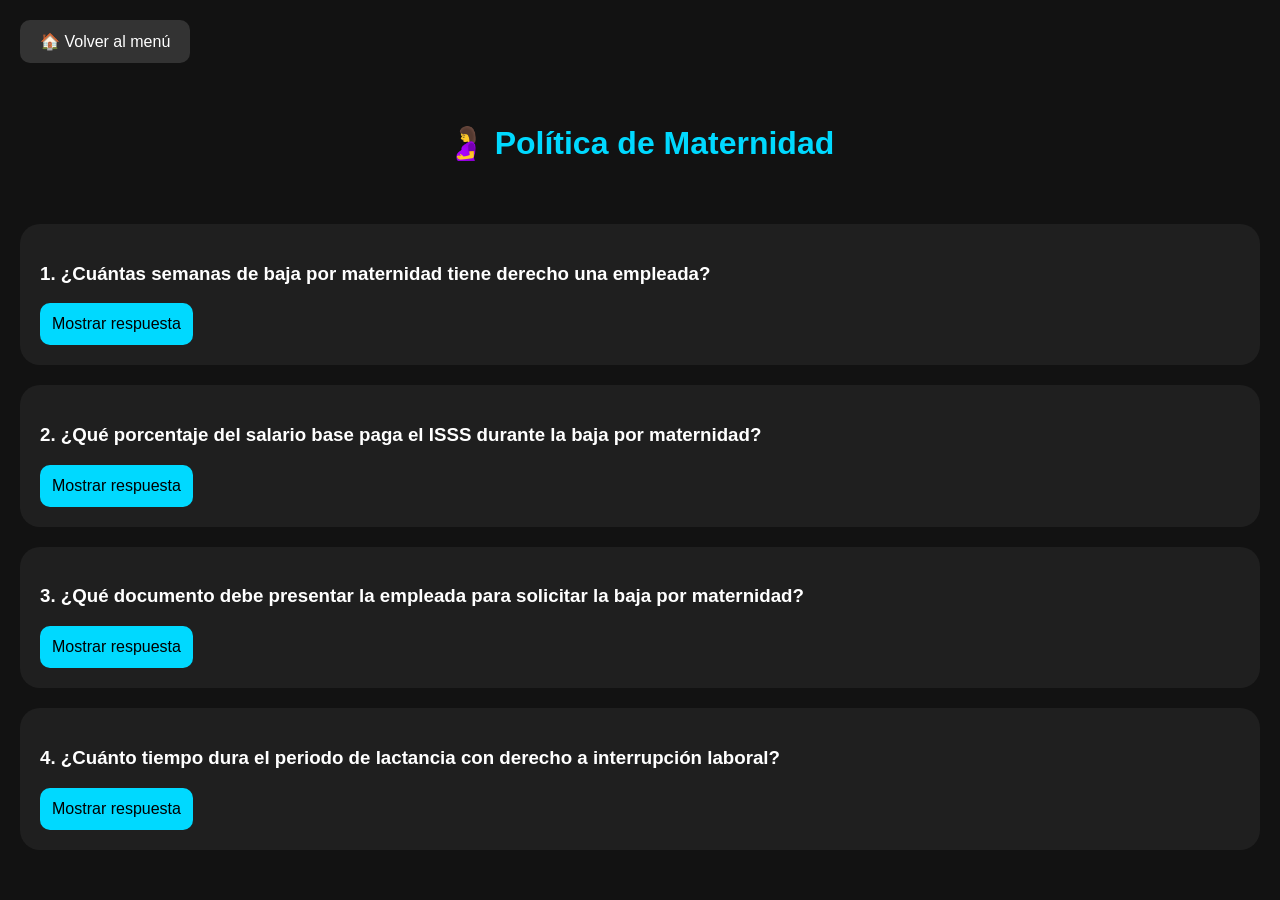
<file: maternidad.html>
<!DOCTYPE html>
<html lang="es">
<head>
<meta charset="UTF-8">
<meta name="viewport" content="width=device-width, initial-scale=1.0">
<title>Política de Maternidad</title>

<link rel="stylesheet" href="style.css">

<style>

.question{
background:#1f1f1f;
padding:20px;
margin:20px;
border-radius:20px;
}

button{
background:#00d9ff;
color:black;
border:none;
padding:12px;
border-radius:10px;
cursor:pointer;
font-size:16px;
}

.answer{
display:none;
margin-top:15px;
color:#00ff88;
font-weight:bold;
}

.back{
display:inline-block;
margin:20px;
text-decoration:none;
color:white;
background:#333;
padding:12px 20px;
border-radius:10px;
}

h1{
text-align:center;
}

</style>

</head>
<body>

<a class="back" href="index.html">
🏠 Volver al menú
</a>

<header>
<h1>🤰 Política de Maternidad</h1>
</header>

<div class="question">

<h3>
1. ¿Cuántas semanas de baja por maternidad tiene derecho una empleada?
</h3>

<button onclick="toggleAnswer('a1')">
Mostrar respuesta
</button>

<div class="answer" id="a1">
✅ c) 16 semanas
</div>

</div>


<div class="question">

<h3>
2. ¿Qué porcentaje del salario base paga el ISSS durante la baja por maternidad?
</h3>

<button onclick="toggleAnswer('a2')">
Mostrar respuesta
</button>

<div class="answer" id="a2">
✅ c) 100%
</div>

</div>


<div class="question">

<h3>
3. ¿Qué documento debe presentar la empleada para solicitar la baja por maternidad?
</h3>

<button onclick="toggleAnswer('a3')">
Mostrar respuesta
</button>

<div class="answer" id="a3">
✅ b) Nota médica del ISSS o médico privado validado por ISSS
</div>

</div>


<div class="question">

<h3>
4. ¿Cuánto tiempo dura el periodo de lactancia con derecho a interrupción laboral?
</h3>

<button onclick="toggleAnswer('a4')">
Mostrar respuesta
</button>

<div class="answer" id="a4">
✅ b) 6 meses
</div>

</div>


<script>

function toggleAnswer(id){

let answer=document.getElementById(id);

if(answer.style.display==="block"){
answer.style.display="none";
}
else{
answer.style.display="block";
}

}

</script>

</body>
</html>
</file>
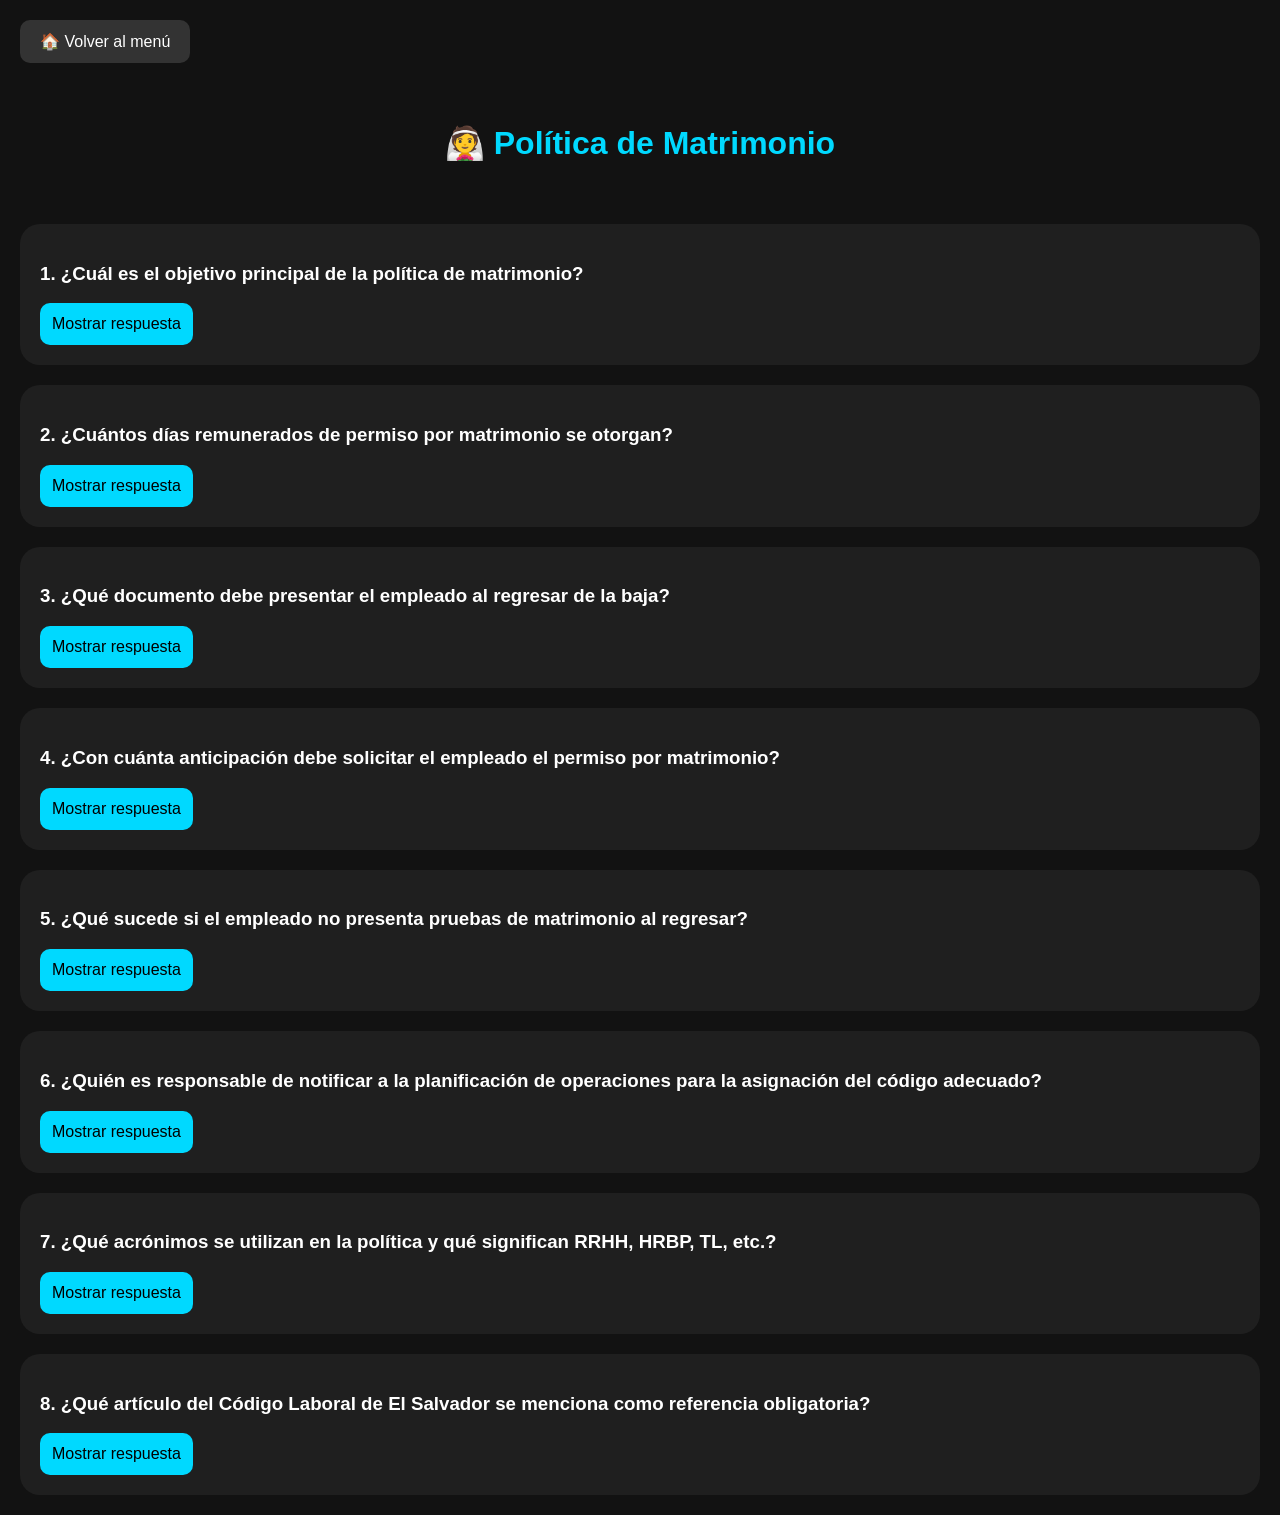
<file: matrimonio.html>
<!DOCTYPE html>
<html lang="es">
<head>
<meta charset="UTF-8">
<meta name="viewport" content="width=device-width, initial-scale=1.0">
<title>Política de Matrimonio</title>

<link rel="stylesheet" href="style.css">

<style>

.question{
background:#1f1f1f;
padding:20px;
margin:20px;
border-radius:20px;
}

button{
background:#00d9ff;
color:black;
border:none;
padding:12px;
border-radius:10px;
cursor:pointer;
font-size:16px;
}

.answer{
display:none;
margin-top:15px;
color:#00ff88;
font-weight:bold;
}

.back{
display:inline-block;
margin:20px;
text-decoration:none;
color:white;
background:#333;
padding:12px 20px;
border-radius:10px;
}

h1{
text-align:center;
}

</style>

</head>
<body>

<a class="back" href="index.html">
🏠 Volver al menú
</a>

<header>
<h1>👰 Política de Matrimonio</h1>
</header>

<div class="question">
<h3>1. ¿Cuál es el objetivo principal de la política de matrimonio?</h3>
<button onclick="toggleAnswer('a1')">Mostrar respuesta</button>
<div class="answer" id="a1">
✅ a) Regular el beneficio de baja por matrimonio para empleados
</div>
</div>


<div class="question">
<h3>2. ¿Cuántos días remunerados de permiso por matrimonio se otorgan?</h3>
<button onclick="toggleAnswer('a2')">Mostrar respuesta</button>
<div class="answer" id="a2">
✅ b) 5 días
</div>
</div>


<div class="question">
<h3>3. ¿Qué documento debe presentar el empleado al regresar de la baja?</h3>
<button onclick="toggleAnswer('a3')">Mostrar respuesta</button>
<div class="answer" id="a3">
✅ b) Certificado de matrimonio
</div>
</div>


<div class="question">
<h3>4. ¿Con cuánta anticipación debe solicitar el empleado el permiso por matrimonio?</h3>
<button onclick="toggleAnswer('a4')">Mostrar respuesta</button>
<div class="answer" id="a4">
✅ c) 2 semanas
</div>
</div>


<div class="question">
<h3>5. ¿Qué sucede si el empleado no presenta pruebas de matrimonio al regresar?</h3>
<button onclick="toggleAnswer('a5')">Mostrar respuesta</button>
<div class="answer" id="a5">
✅ b) Se activa la Cuadrícula Disciplinaria
</div>
</div>


<div class="question">
<h3>6. ¿Quién es responsable de notificar a la planificación de operaciones para la asignación del código adecuado?</h3>
<button onclick="toggleAnswer('a6')">Mostrar respuesta</button>
<div class="answer" id="a6">
✅ b) El supervisor
</div>
</div>


<div class="question">
<h3>7. ¿Qué acrónimos se utilizan en la política y qué significan RRHH, HRBP, TL, etc.?</h3>
<button onclick="toggleAnswer('a7')">Mostrar respuesta</button>
<div class="answer" id="a7">
✅ a) Recursos Humanos, Socio de Recursos Humanos, Jefe de equipo
</div>
</div>


<div class="question">
<h3>8. ¿Qué artículo del Código Laboral de El Salvador se menciona como referencia obligatoria?</h3>
<button onclick="toggleAnswer('a8')">Mostrar respuesta</button>
<div class="answer" id="a8">
✅ b) Artículo 29b
</div>
</div>


<script>

function toggleAnswer(id){

let answer=document.getElementById(id);

if(answer.style.display==="block"){
answer.style.display="none";
}
else{
answer.style.display="block";
}

}

</script>

</body>
</html>
</file>
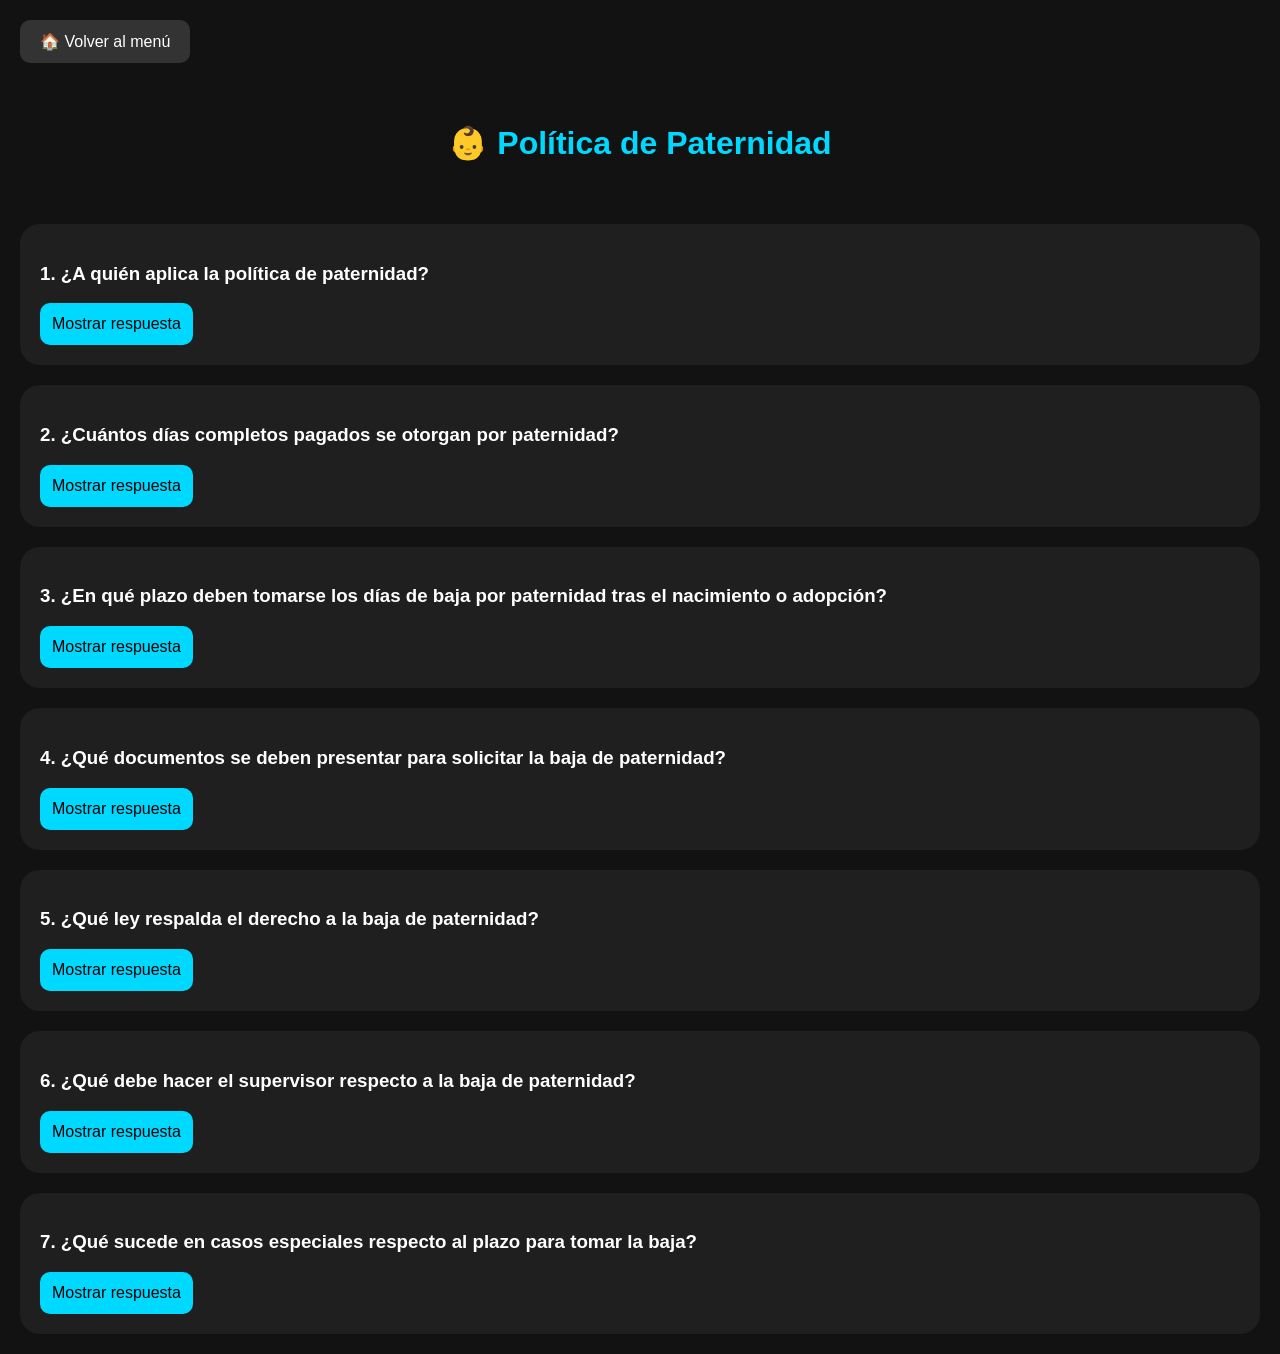
<file: paternidad.html>
<!DOCTYPE html>
<html lang="es">
<head>
<meta charset="UTF-8">
<meta name="viewport" content="width=device-width, initial-scale=1.0">
<title>Política de Paternidad</title>

<link rel="stylesheet" href="style.css">

<style>

.question{
background:#1f1f1f;
padding:20px;
margin:20px;
border-radius:20px;
}

button{
background:#00d9ff;
color:black;
border:none;
padding:12px;
border-radius:10px;
cursor:pointer;
font-size:16px;
}

.answer{
display:none;
margin-top:15px;
color:#00ff88;
font-weight:bold;
}

.back{
display:inline-block;
margin:20px;
text-decoration:none;
color:white;
background:#333;
padding:12px 20px;
border-radius:10px;
}

h1{
text-align:center;
}

</style>

</head>
<body>

<a class="back" href="index.html">
🏠 Volver al menú
</a>

<header>
<h1>👶 Política de Paternidad</h1>
</header>

<div class="question">
<h3>1. ¿A quién aplica la política de paternidad?</h3>
<button onclick="toggleAnswer('a1')">Mostrar respuesta</button>
<div class="answer" id="a1">
✅ b) Solo empleados varones
</div>
</div>

<div class="question">
<h3>2. ¿Cuántos días completos pagados se otorgan por paternidad?</h3>
<button onclick="toggleAnswer('a2')">Mostrar respuesta</button>
<div class="answer" id="a2">
✅ c) 3 días
</div>
</div>

<div class="question">
<h3>3. ¿En qué plazo deben tomarse los días de baja por paternidad tras el nacimiento o adopción?</h3>
<button onclick="toggleAnswer('a3')">Mostrar respuesta</button>
<div class="answer" id="a3">
✅ a) Dentro de los primeros 15 días
</div>
</div>

<div class="question">
<h3>4. ¿Qué documentos se deben presentar para solicitar la baja de paternidad?</h3>
<button onclick="toggleAnswer('a4')">Mostrar respuesta</button>
<div class="answer" id="a4">
✅ b) Certificado de nacimiento o adopción
</div>
</div>

<div class="question">
<h3>5. ¿Qué ley respalda el derecho a la baja de paternidad?</h3>
<button onclick="toggleAnswer('a5')">Mostrar respuesta</button>
<div class="answer" id="a5">
✅ b) Código Laboral de El Salvador
</div>
</div>

<div class="question">
<h3>6. ¿Qué debe hacer el supervisor respecto a la baja de paternidad?</h3>
<button onclick="toggleAnswer('a6')">Mostrar respuesta</button>
<div class="answer" id="a6">
✅ a) Codificar correctamente la baja en los sistemas
</div>
</div>

<div class="question">
<h3>7. ¿Qué sucede en casos especiales respecto al plazo para tomar la baja?</h3>
<button onclick="toggleAnswer('a7')">Mostrar respuesta</button>
<div class="answer" id="a7">
✅ a) Se puede tomar dentro de los siguientes 3 meses con aprobación de Recursos Humanos
</div>
</div>

<script>

function toggleAnswer(id){

let answer=document.getElementById(id);

if(answer.style.display==="block"){
answer.style.display="none";
}
else{
answer.style.display="block";
}

}

</script>

</body>
</html>
</file>
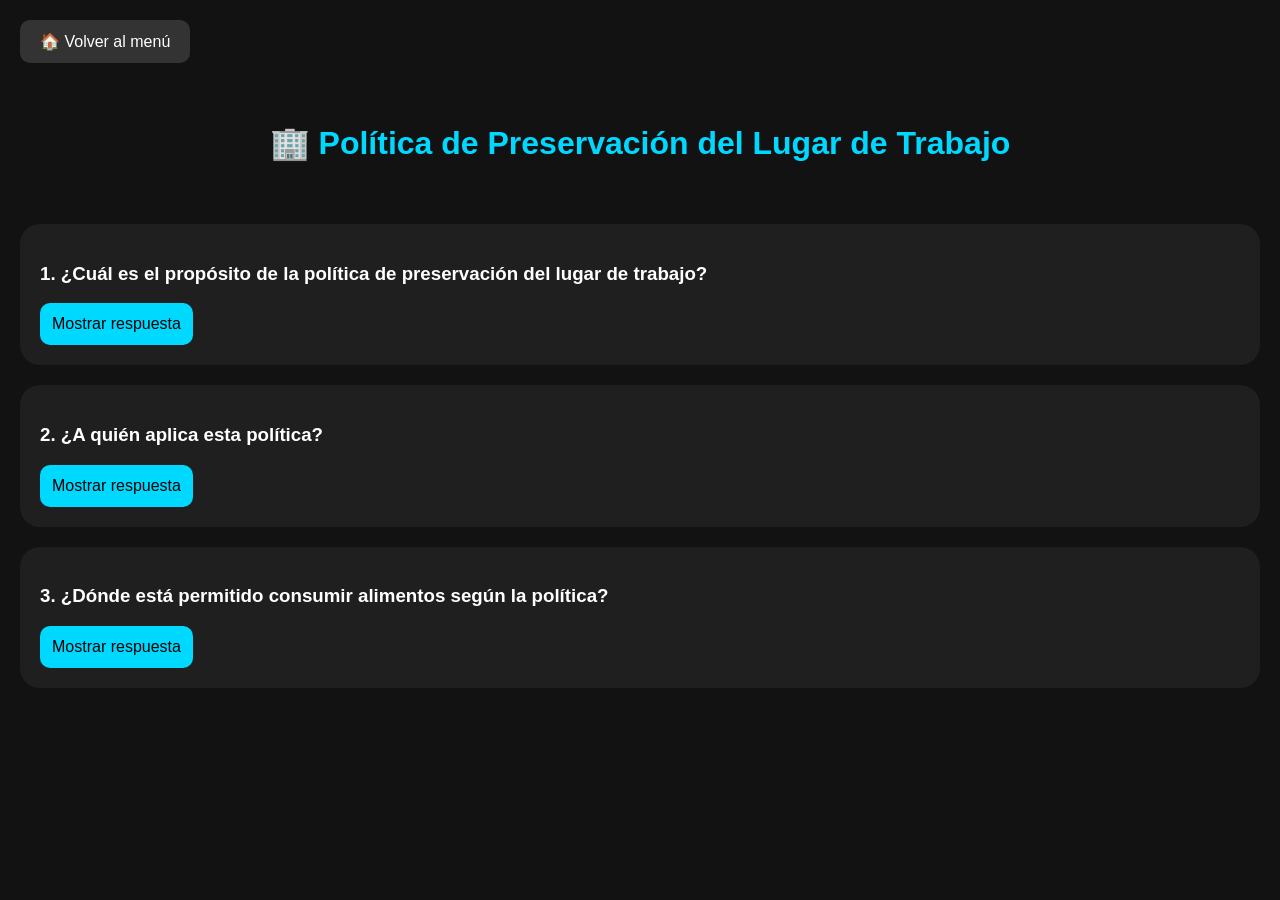
<file: preservacion.html>
<!DOCTYPE html>
<html lang="es">
<head>
<meta charset="UTF-8">
<meta name="viewport" content="width=device-width, initial-scale=1.0">
<title>Preservación del Lugar de Trabajo</title>

<link rel="stylesheet" href="style.css">

<style>

.question{
background:#1f1f1f;
padding:20px;
margin:20px;
border-radius:20px;
}

button{
background:#00d9ff;
color:black;
border:none;
padding:12px;
border-radius:10px;
cursor:pointer;
font-size:16px;
}

.answer{
display:none;
margin-top:15px;
color:#00ff88;
font-weight:bold;
}

.back{
display:inline-block;
margin:20px;
text-decoration:none;
color:white;
background:#333;
padding:12px 20px;
border-radius:10px;
}

h1{
text-align:center;
}

</style>

</head>
<body>

<a class="back" href="index.html">
🏠 Volver al menú
</a>

<header>
<h1>🏢 Política de Preservación del Lugar de Trabajo</h1>
</header>

<div class="question">

<h3>
1. ¿Cuál es el propósito de la política de preservación del lugar de trabajo?
</h3>

<button onclick="toggleAnswer('a1')">
Mostrar respuesta
</button>

<div class="answer" id="a1">
✅ a) Mantener y preservar las instalaciones y activos de Concentrix
</div>

</div>


<div class="question">

<h3>
2. ¿A quién aplica esta política?
</h3>

<button onclick="toggleAnswer('a2')">
Mostrar respuesta
</button>

<div class="answer" id="a2">
✅ b) Todos los empleados de Concentrix y sus filiales
</div>

</div>


<div class="question">

<h3>
3. ¿Dónde está permitido consumir alimentos según la política?
</h3>

<button onclick="toggleAnswer('a3')">
Mostrar respuesta
</button>

<div class="answer" id="a3">
✅ b) Solo en salas de descanso o áreas designadas
</div>

</div>


<script>

function toggleAnswer(id){

let answer=document.getElementById(id);

if(answer.style.display==="block"){
answer.style.display="none";
}
else{
answer.style.display="block";
}

}

</script>

</body>
</html>
</file>
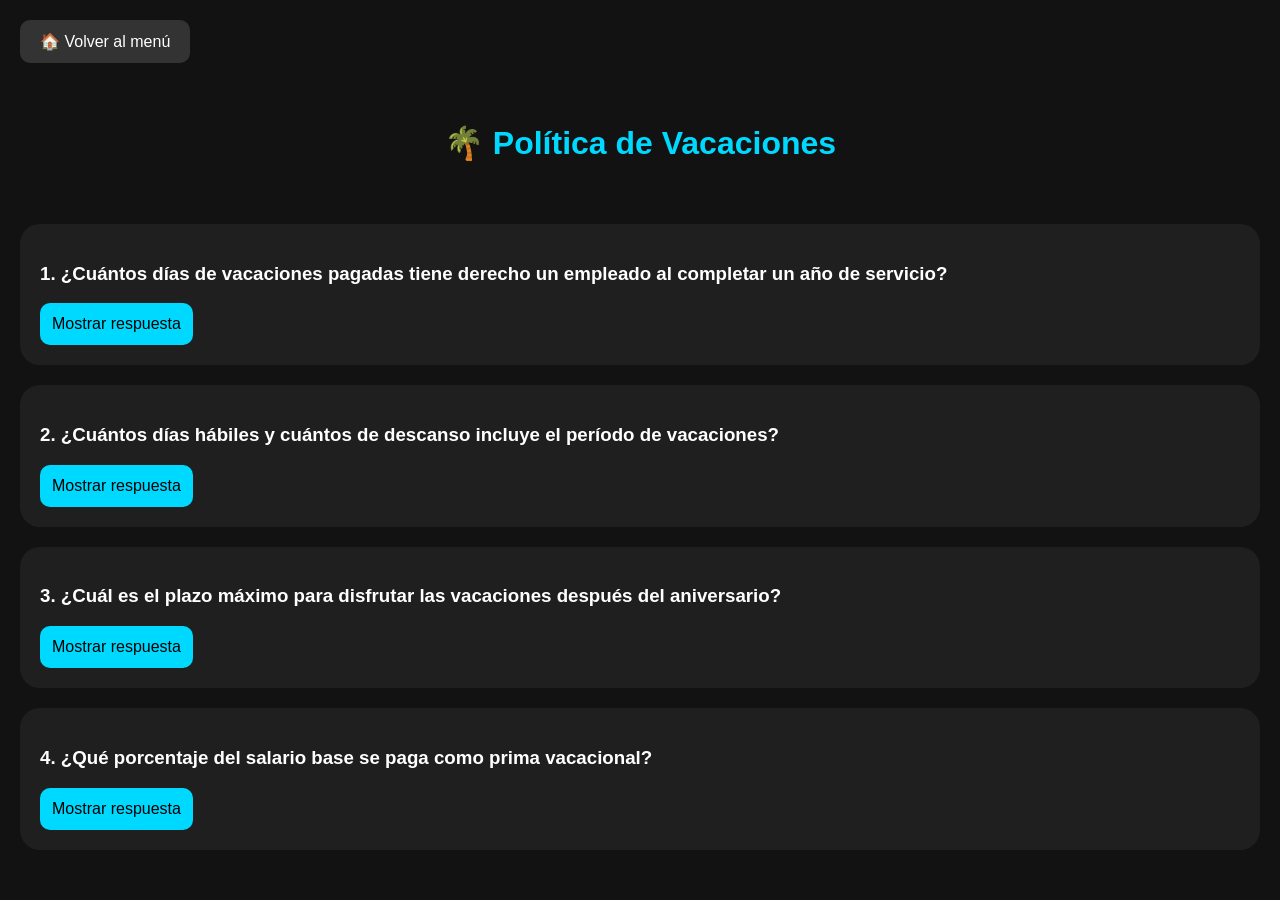
<file: vacaciones.html>
<!DOCTYPE html>
<html lang="es">
<head>
<meta charset="UTF-8">
<meta name="viewport" content="width=device-width, initial-scale=1.0">
<title>Política de Vacaciones</title>

<link rel="stylesheet" href="style.css">

<style>

.question{
background:#1f1f1f;
padding:20px;
margin:20px;
border-radius:20px;
}

button{
background:#00d9ff;
color:black;
border:none;
padding:12px;
border-radius:10px;
cursor:pointer;
font-size:16px;
}

.answer{
display:none;
margin-top:15px;
color:#00ff88;
font-weight:bold;
}

.back{
display:inline-block;
margin:20px;
text-decoration:none;
color:white;
background:#333;
padding:12px 20px;
border-radius:10px;
}

h1{
text-align:center;
}

</style>

</head>
<body>

<a class="back" href="index.html">
🏠 Volver al menú
</a>

<header>
<h1>🌴 Política de Vacaciones</h1>
</header>

<div class="question">

<h3>
1. ¿Cuántos días de vacaciones pagadas tiene derecho un empleado al completar un año de servicio?
</h3>

<button onclick="toggleAnswer('a1')">
Mostrar respuesta
</button>

<div class="answer" id="a1">
✅ b) 15 días
</div>

</div>


<div class="question">

<h3>
2. ¿Cuántos días hábiles y cuántos de descanso incluye el período de vacaciones?
</h3>

<button onclick="toggleAnswer('a2')">
Mostrar respuesta
</button>

<div class="answer" id="a2">
✅ b) 11 hábiles y 4 de descanso
</div>

</div>


<div class="question">

<h3>
3. ¿Cuál es el plazo máximo para disfrutar las vacaciones después del aniversario?
</h3>

<button onclick="toggleAnswer('a3')">
Mostrar respuesta
</button>

<div class="answer" id="a3">
✅ b) 6 meses
</div>

</div>


<div class="question">

<h3>
4. ¿Qué porcentaje del salario base se paga como prima vacacional?
</h3>

<button onclick="toggleAnswer('a4')">
Mostrar respuesta
</button>

<div class="answer" id="a4">
✅ c) 30%
</div>

</div>


<script>

function toggleAnswer(id){

let answer=document.getElementById(id);

if(answer.style.display==="block"){
answer.style.display="none";
}
else{
answer.style.display="block";
}

}

</script>

</body>
</html>
</file>
<file: style.css>
body{
    background:#121212;
    color:white;
    font-family:Arial, sans-serif;
    margin:0;
}

header{
    text-align:center;
    padding:20px;
}

h1{
    color:#00d9ff;
}

#searchInput{
    width:80%;
    max-width:500px;
    padding:15px;
    border:none;
    border-radius:15px;
    font-size:16px;
}

.container{
    display:grid;
    grid-template-columns:repeat(auto-fit,minmax(250px,1fr));
    gap:20px;
    padding:20px;
}

.card{
    background:#1f1f1f;
    padding:30px;
    border-radius:20px;
    text-decoration:none;
    color:white;
    font-size:20px;
    text-align:center;
    transition:0.3s;
}

.card:hover{
    background:#00d9ff;
    color:black;
}

.progress-container{
    height:8px;
    background:#333;
}

.progress-bar{
    height:100%;
    width:100%;
    background:#00ff88;
}
</file>
